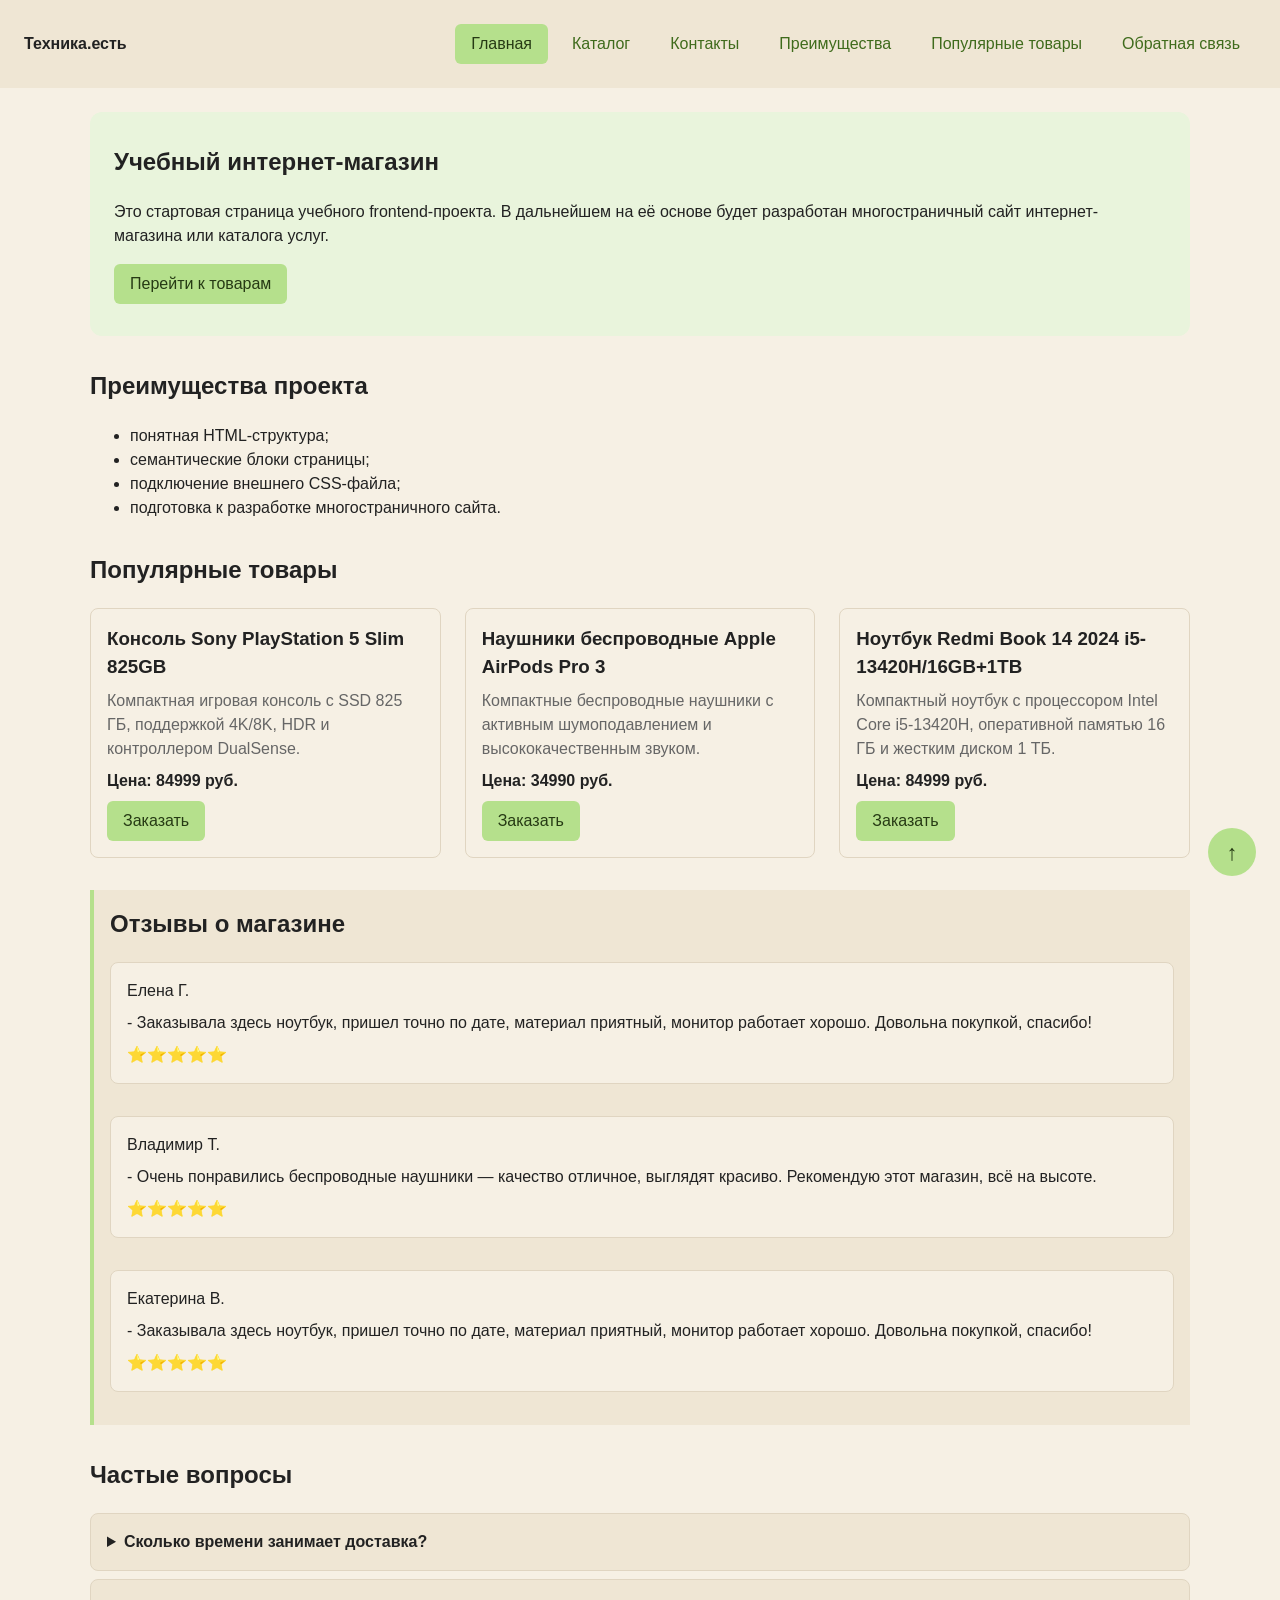
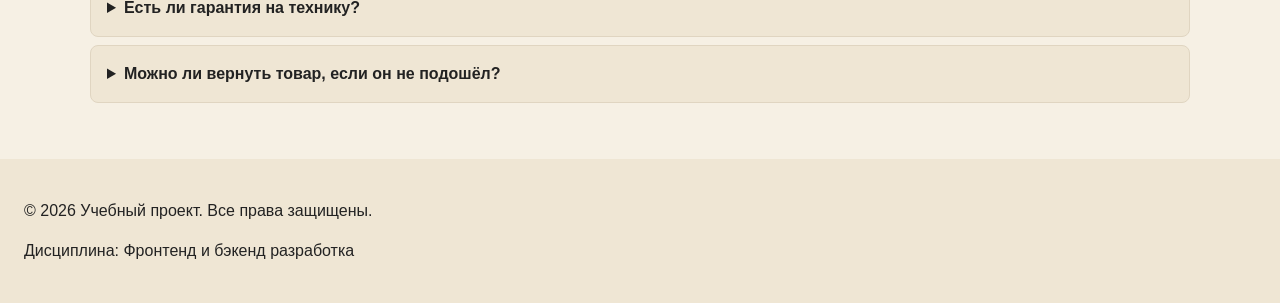
<file: index.html>
<!DOCTYPE html>
<html lang="ru">
<head>
  <meta charset="UTF-8">
  <meta name="viewport" content="width=device-width, initial-scale=1.0">
  <meta property="og:type" content="website">
  <meta property="og:title" content="Учебный интернет-магазин">
  <meta property="og:description" content="Учебный frontend-проект интернет-магазина.">
  <meta property="og:image" content="https://username.github.io/kr1-html-css-shop/images/preview.jpg">
  <title>Учебный интернет-магазин</title>
  <link rel="stylesheet" href="css/style.css">
  <script src="js/main.js" defer></script>
</head>

<body>
  <header class="site-header">
    <div class="site-header__inner">
      <a class="site-header__logo" href="index.html">Техника.есть</a>

      <nav class="site-nav" aria-label="Основная навигация">
        <ul class="site-nav__list">
          <li class="site-nav__item"><a class="site-nav__link site-nav__link--active" href="index.html" aria-current="page">Главная</a></li>
          <li class="site-nav__item"><a class="site-nav__link" href="catalog.html">Каталог</a></li>
          <li class="site-nav__item"><a class="site-nav__link" href="contacts.html">Контакты</a></li>
          <li class="site-nav__item"><a class="site-nav__link" href="index.html#advantages">Преимущества</a></li>
          <li class="site-nav__item"><a class="site-nav__link" href="index.html#popular">Популярные товары</a></li>
          <li class="site-nav__item"><a class="site-nav__link" href="index.html#contacts">Обратная связь</a></li>
        </ul>
      </nav>
    </div>
  </header>

  <main class="page">
    <section class="hero">
      <h1 class="hero__title">Учебный интернет-магазин</h1>
      <p class="hero__text">
        Это стартовая страница учебного frontend-проекта.
        В дальнейшем на её основе будет разработан многостраничный сайт
        интернет-магазина или каталога услуг.
      </p>
      <a class="button button--primary" href="#popular">Перейти к товарам</a>
    </section>

    <section class="section" id="advantages">
      <h2 class="section__title">Преимущества проекта</h2>

      <ul class="advantages-list">
        <li class="advantages-list__item">понятная HTML-структура;</li>
        <li class="advantages-list__item">семантические блоки страницы;</li>
        <li class="advantages-list__item">подключение внешнего CSS-файла;</li>
        <li class="advantages-list__item">подготовка к разработке многостраничного сайта.</li>
      </ul>
    </section>

    <section class="section" id="popular">
      <h2 class="section__title">Популярные товары</h2>

      <div class="products-grid">
        <article class="product-card">
          <h3 class="product-card__title">Консоль Sony PlayStation 5 Slim 825GB</h3>
          <p class="product-card__description">Компактная игровая консоль с SSD 825 ГБ, поддержкой 4K/8K, HDR и контроллером DualSense.</p>
          <p class="product-card__price">Цена: 84999 руб.</p>
          <button class="button button--primary product-card__button" type="button" data-product="Консоль Sony PlayStation 5 Slim 825GB">
            Заказать
          </button>
        </article>

        <article class="product-card">
          <h3 class="product-card__title">Наушники беспроводные Apple AirPods Pro 3</h3>
          <p class="product-card__description">Компактные беспроводные наушники с активным шумоподавлением и высококачественным звуком.</p>
          <p class="product-card__price">Цена: 34990 руб.</p>
          <button class="button button--primary product-card__button" type="button" data-product="Наушники беспроводные Apple AirPods Pro 3">
            Заказать
          </button>
        </article>

        <article class="product-card">
          <h3 class="product-card__title">Ноутбук Redmi Book 14 2024 i5-13420H/16GB+1TB</h3>
          <p class="product-card__description">Компактный ноутбук с процессором Intel Core i5-13420H, оперативной памятью 16 ГБ и жестким диском 1 ТБ.</p>
          <p class="product-card__price">Цена: 84999 руб.</p>
          <button class="button button--primary product-card__button" type="button" data-product="Ноутбук Redmi Book 14 2024 i5-13420H/16GB+1TB">
            Заказать
          </button>
        </article>
      </div>
    </section>

    <aside class="info-box">
      <h2 class="info-box__title">Отзывы о магазине</h2>
      <article class="review-card">
        <p class="review-card__user">
          Елена Г.
        </p>
        <p class="review-card__text">
          - Заказывала здесь ноутбук, пришел точно по дате, материал приятный, монитор работает хорошо. Довольна покупкой, спасибо!
        </p>
        <p class="review-card__text">
          ⭐⭐⭐⭐⭐
        </p>
      </article>

      <article class="review-card">
        <p class="review-card__user">
          Владимир Т.
        </p>
        <p class="review-card__text">
          - Очень понравились беспроводные наушники — качество отличное, выглядят красиво. Рекомендую этот магазин, всё на высоте.
        </p>
        <p class="review-card__text">
          ⭐⭐⭐⭐⭐
        </p>
      </article>

      <article class="review-card">
        <p class="review-card__user">
          Екатерина В.
        </p>
        <p class="review-card__text">
          - Заказывала здесь ноутбук, пришел точно по дате, материал приятный, монитор работает хорошо. Довольна покупкой, спасибо!
        </p>
        <p class="review-card__text">
          ⭐⭐⭐⭐⭐
        </p>
      </article>
    </aside>

    <section class="section faq" id="faq">
      <h2 class="section__title">Частые вопросы</h2>

      <details class="faq__item">
        <summary class="faq__question">Сколько времени занимает доставка?</summary>
        <p class="faq__answer">
          По Москве и Санкт-Петербургу доставляем за 1–2 дня, в другие города России — за 3–7 дней.
          Точную дату менеджер назовёт при подтверждении заказа.
        </p>
      </details>

      <details class="faq__item">
        <summary class="faq__question">Есть ли гарантия на технику?</summary>
        <p class="faq__answer">
          Да, вся техника официальная и продаётся с гарантией производителя от 1 года.
          Гарантийный талон и чек мы кладём в каждую посылку.
        </p>
      </details>

      <details class="faq__item">
        <summary class="faq__question">Можно ли вернуть товар, если он не подошёл?</summary>
        <p class="faq__answer">
          Да, в течение 14 дней после покупки, если товар не был в использовании и сохранена упаковка.
          Напишите нам через форму обратной связи — мы оформим возврат.
        </p>
      </details>
    </section>
  </main>

  <footer class="site-footer" id="contacts">
    <p class="site-footer__text">&copy; 2026 Учебный проект. Все права защищены.</p>
    <p class="site-footer__text">Дисциплина: Фронтенд и бэкенд разработка</p>
  </footer>

  <dialog class="order-dialog" id="order-dialog" aria-labelledby="order-dialog-title">
    <h2 class="order-dialog__title" id="order-dialog-title">Оформление заявки</h2>

    <form class="order-form" id="order-form" action="#" method="post" novalidate>
      <input id="selected-product" name="selected-product" type="hidden">

      <div class="order-form__field">
        <label class="order-form__label" for="order-name">Имя</label>
        <input
          class="order-form__input"
          id="order-name"
          name="name"
          type="text"
          placeholder="Введите ваше имя"
          minlength="2"
          autocomplete="given-name"
          required
        >
      </div>

      <div class="order-form__field">
        <label class="order-form__label" for="order-email">E-mail</label>
        <input
          class="order-form__input"
          id="order-email"
          name="email"
          type="email"
          placeholder="example@mail.ru"
          autocomplete="email"
          required
        >
      </div>

      <div class="order-form__field">
        <label class="order-form__label" for="order-phone">Телефон</label>
        <input
          class="order-form__input"
          id="order-phone"
          name="phone"
          type="tel"
          inputmode="tel"
          placeholder="+7 (900) 000-00-00"
          pattern="^\+7 \(\d{3}\) \d{3}-\d{2}-\d{2}$"
          required
        >
        <small class="order-form__hint">Формат: +7 (900) 000-00-00</small>
      </div>

      <div class="order-form__field">
        <label class="order-form__label" for="order-date">Дата связи</label>
        <input
          class="order-form__input"
          id="order-date"
          name="date"
          type="date"
        >
      </div>

      <div class="order-form__field">
        <label class="order-form__label" for="order-topic">Тема заявки</label>
        <select class="order-form__select" id="order-topic" name="topic" required>
          <option value="">Выберите тему</option>
          <option value="product">Заказ товара</option>
          <option value="consultation">Консультация</option>
          <option value="delivery">Доставка</option>
        </select>
      </div>

      <div class="order-form__field">
        <label class="order-form__label" for="order-comment">Комментарий</label>
        <textarea
          class="order-form__textarea"
          id="order-comment"
          name="comment"
          rows="4"
          placeholder="Укажите дополнительную информацию"
        ></textarea>
      </div>

      <div class="order-form__field order-form__field--checkbox">
        <label class="order-form__checkbox-label">
          <input
            class="order-form__checkbox"
            id="order-agreement"
            name="agreement"
            type="checkbox"
            required
          >
          Я согласен на обработку данных
        </label>
      </div>

      <div class="order-form__actions">
        <button class="button button--secondary" type="button" id="close-order-dialog">Закрыть</button>
        <button class="button button--primary" type="submit">Отправить заявку</button>
      </div>
    </form>
  </dialog>

  <p class="success-message" id="success-message" hidden>
    Форма успешно отправлена!
  </p>

  <a class="scroll-top" href="#top" aria-label="Наверх">↑</a>
</body>
</html>
</file>
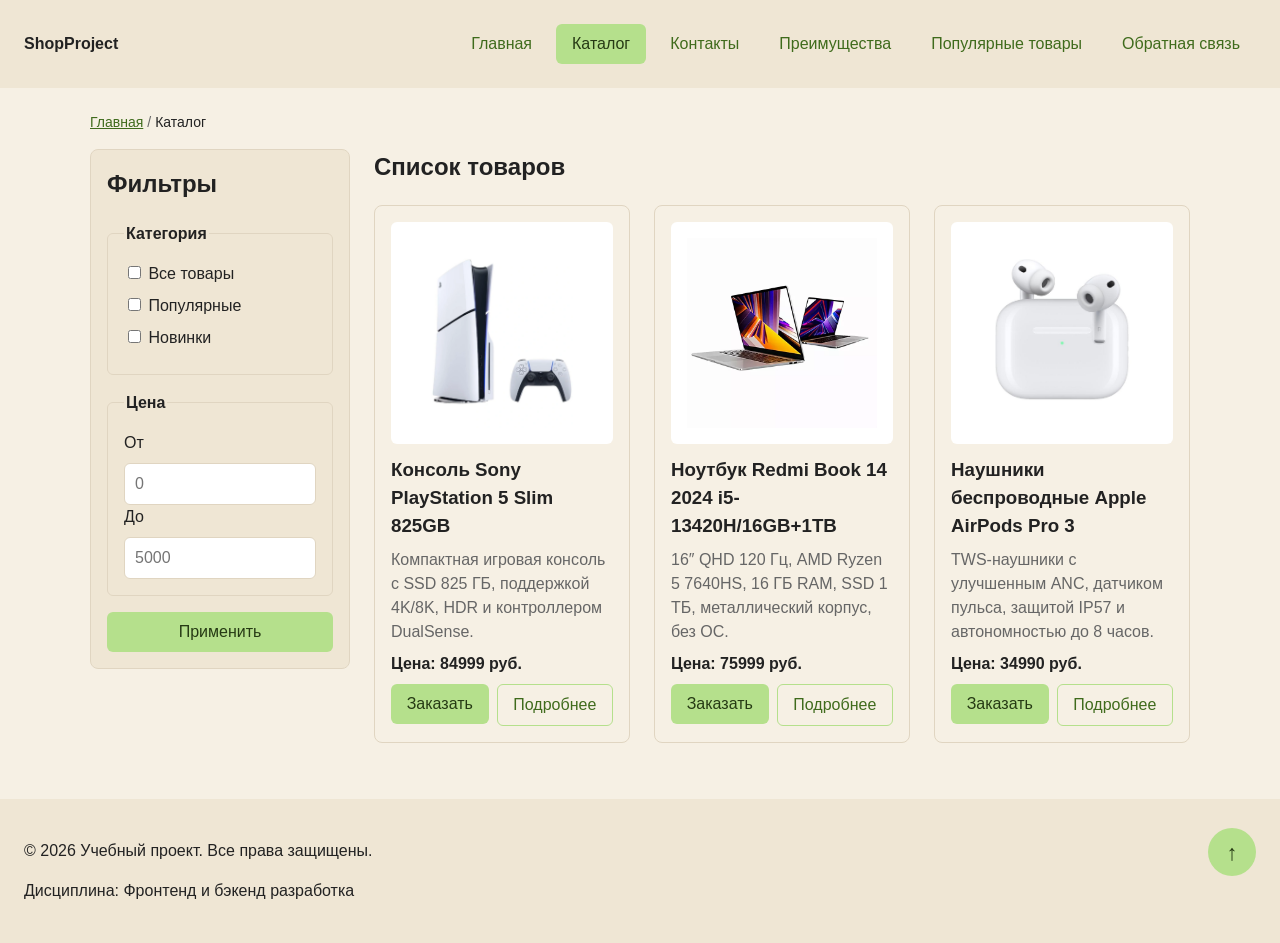
<file: catalog.html>
<!DOCTYPE html>
<html lang="ru">
<head>
  <meta charset="UTF-8">
  <meta name="viewport" content="width=device-width, initial-scale=1.0">
  <meta name="description" content="Каталог товаров учебного интернет-магазина.">
  <meta property="og:type" content="website">
  <meta property="og:title" content="Учебный интернет-магазин">
  <meta property="og:description" content="Учебный frontend-проект интернет-магазина.">
  <meta property="og:image" content="https://username.github.io/kr1-html-css-shop/images/preview.jpg">
  <title>Каталог товаров — Учебный интернет-магазин</title>
  <link rel="stylesheet" href="css/style.css">
  <script src="js/main.js" defer></script>
</head>
<body>
  <header class="site-header">
    <div class="site-header__inner">
      <a class="site-header__logo" href="index.html">ShopProject</a>

      <nav class="site-nav" aria-label="Основная навигация">
        <ul class="site-nav__list">
          <li class="site-nav__item"><a class="site-nav__link" href="index.html">Главная</a></li>
          <li class="site-nav__item"><a class="site-nav__link site-nav__link--active" href="catalog.html" aria-current="page">Каталог</a></li>
          <li class="site-nav__item"><a class="site-nav__link" href="contacts.html">Контакты</a></li>
          <li class="site-nav__item"><a class="site-nav__link" href="index.html#advantages">Преимущества</a></li>
          <li class="site-nav__item"><a class="site-nav__link" href="index.html#popular">Популярные товары</a></li>
          <li class="site-nav__item"><a class="site-nav__link" href="index.html#contacts">Обратная связь</a></li>
        </ul>
      </nav>
    </div>
  </header>

  <main class="page">
    <nav class="breadcrumbs" aria-label="Хлебные крошки">
      <ol class="breadcrumbs__list">
        <li class="breadcrumbs__item"><a class="breadcrumbs__link" href="index.html">Главная</a></li>
        <li class="breadcrumbs__item"><span class="breadcrumbs__current" aria-current="page">Каталог</span></li>
      </ol>
    </nav>

    <section class="catalog-layout">
      <aside class="catalog-filters">
        <h2 class="catalog-filters__title">Фильтры</h2>

        <form class="catalog-filters__form" action="#" method="get">
          <fieldset class="catalog-filters__group">
            <legend class="catalog-filters__legend">Категория</legend>

            <label class="catalog-filters__label">
              <input class="catalog-filters__checkbox" type="checkbox" name="category" value="all">
              Все товары
            </label>

            <label class="catalog-filters__label">
              <input class="catalog-filters__checkbox" type="checkbox" name="category" value="popular">
              Популярные
            </label>

            <label class="catalog-filters__label">
              <input class="catalog-filters__checkbox" type="checkbox" name="category" value="new">
              Новинки
            </label>
          </fieldset>

          <fieldset class="catalog-filters__group">
            <legend class="catalog-filters__legend">Цена</legend>

            <label class="catalog-filters__label" for="price-from">От</label>
            <input class="catalog-filters__input" id="price-from" name="price-from" type="number" min="0" placeholder="0">

            <label class="catalog-filters__label" for="price-to">До</label>
            <input class="catalog-filters__input" id="price-to" name="price-to" type="number" min="0" placeholder="5000">
          </fieldset>

          <button class="button button--primary" type="submit">Применить</button>
        </form>
      </aside>

      <section class="catalog-layout__products">
        <h2 class="catalog-layout__title">Список товаров</h2>

        <div class="products-grid">
          <article class="product-card">
            <img class="product-card__image" src="images/product-1.webp" alt="Консоль Sony PlayStation 5 Slim 825GB" width="600" height="800" loading="lazy">
            <h3 class="product-card__title">Консоль Sony PlayStation 5 Slim 825GB</h3>
            <p class="product-card__description">Компактная игровая консоль с SSD 825 ГБ, поддержкой 4K/8K, HDR и контроллером DualSense.</p>
            <p class="product-card__price">Цена: 84999 руб.</p>

            <div class="product-card__actions">
              <button class="button button--primary product-card__button" type="button" data-product="Консоль Sony PlayStation 5 Slim 825GB">Заказать</button>
              <a class="button button--secondary" href="product.html?id=ps5">Подробнее</a>
            </div>
          </article>

          <article class="product-card">
            <img class="product-card__image" src="images/product-2.webp" alt="Ноутбук Redmi Book 14 2024 i5-13420H/16GB+1TB" width="620" height="620" loading="lazy">
            <h3 class="product-card__title">Ноутбук Redmi Book 14 2024 i5-13420H/16GB+1TB</h3>
            <p class="product-card__description">16″ QHD 120 Гц, AMD Ryzen 5 7640HS, 16 ГБ RAM, SSD 1 ТБ, металлический корпус, без ОС.</p>
            <p class="product-card__price">Цена: 75999 руб.</p>

            <div class="product-card__actions">
              <button class="button button--primary product-card__button" type="button" data-product="Ноутбук Redmi Book 14 2024 i5-13420H/16GB+1TB">Заказать</button>
              <a class="button button--secondary" href="product.html?id=laptop">Подробнее</a>
            </div>
          </article>

          <article class="product-card">
            <img class="product-card__image" src="images/product-3.jpg" alt="Наушники беспроводные Apple AirPods Pro 3" width="870" height="870" loading="lazy">
            <h3 class="product-card__title">Наушники беспроводные Apple AirPods Pro 3</h3>
            <p class="product-card__description">TWS-наушники с улучшенным ANC, датчиком пульса, защитой IP57 и автономностью до 8 часов.</p>
            <p class="product-card__price">Цена: 34990 руб.</p>

            <div class="product-card__actions">
              <button class="button button--primary product-card__button" type="button" data-product="Наушники беспроводные Apple AirPods Pro 3">Заказать</button>
              <a class="button button--secondary" href="product.html?id=airpods">Подробнее</a>
            </div>
          </article>

        </div>
      </section>
    </section>
  </main>

  <footer class="site-footer">
    <p class="site-footer__text">&copy; 2026 Учебный проект. Все права защищены.</p>
    <p class="site-footer__text">Дисциплина: Фронтенд и бэкенд разработка</p>
  </footer>

  <dialog class="order-dialog" id="order-dialog" aria-labelledby="order-dialog-title">
    <h2 class="order-dialog__title" id="order-dialog-title">Оформление заявки</h2>

    <form class="order-form" id="order-form" action="#" method="post" novalidate>
      <input id="selected-product" name="selected-product" type="hidden">

      <div class="order-form__field">
        <label class="order-form__label" for="order-name">Имя</label>
        <input
          class="order-form__input"
          id="order-name"
          name="name"
          type="text"
          placeholder="Введите ваше имя"
          minlength="2"
          autocomplete="given-name"
          required
        >
      </div>

      <div class="order-form__field">
        <label class="order-form__label" for="order-email">E-mail</label>
        <input
          class="order-form__input"
          id="order-email"
          name="email"
          type="email"
          placeholder="example@mail.ru"
          autocomplete="email"
          required
        >
      </div>

      <div class="order-form__field">
        <label class="order-form__label" for="order-phone">Телефон</label>
        <input
          class="order-form__input"
          id="order-phone"
          name="phone"
          type="tel"
          inputmode="tel"
          placeholder="+7 (900) 000-00-00"
          pattern="^\+7 \(\d{3}\) \d{3}-\d{2}-\d{2}$"
          required
        >
        <small class="order-form__hint">Формат: +7 (900) 000-00-00</small>
      </div>

      <div class="order-form__field">
        <label class="order-form__label" for="order-date">Дата связи</label>
        <input
          class="order-form__input"
          id="order-date"
          name="date"
          type="date"
        >
      </div>

      <div class="order-form__field">
        <label class="order-form__label" for="order-topic">Тема заявки</label>
        <select class="order-form__select" id="order-topic" name="topic" required>
          <option value="">Выберите тему</option>
          <option value="product">Заказ товара</option>
          <option value="consultation">Консультация</option>
          <option value="delivery">Доставка</option>
        </select>
      </div>

      <div class="order-form__field">
        <label class="order-form__label" for="order-comment">Комментарий</label>
        <textarea
          class="order-form__textarea"
          id="order-comment"
          name="comment"
          rows="4"
          placeholder="Укажите дополнительную информацию"
        ></textarea>
      </div>

      <div class="order-form__field order-form__field--checkbox">
        <label class="order-form__checkbox-label">
          <input
            class="order-form__checkbox"
            id="order-agreement"
            name="agreement"
            type="checkbox"
            required
          >
          Я согласен на обработку данных
        </label>
      </div>

      <div class="order-form__actions">
        <button class="button button--secondary" type="button" id="close-order-dialog">Закрыть</button>
        <button class="button button--primary" type="submit">Отправить заявку</button>
      </div>
    </form>
  </dialog>

  <p class="success-message" id="success-message" hidden>
    Форма успешно отправлена!
  </p>

  <a class="scroll-top" href="#top" aria-label="Наверх">↑</a>
</body>
</html>
</file>
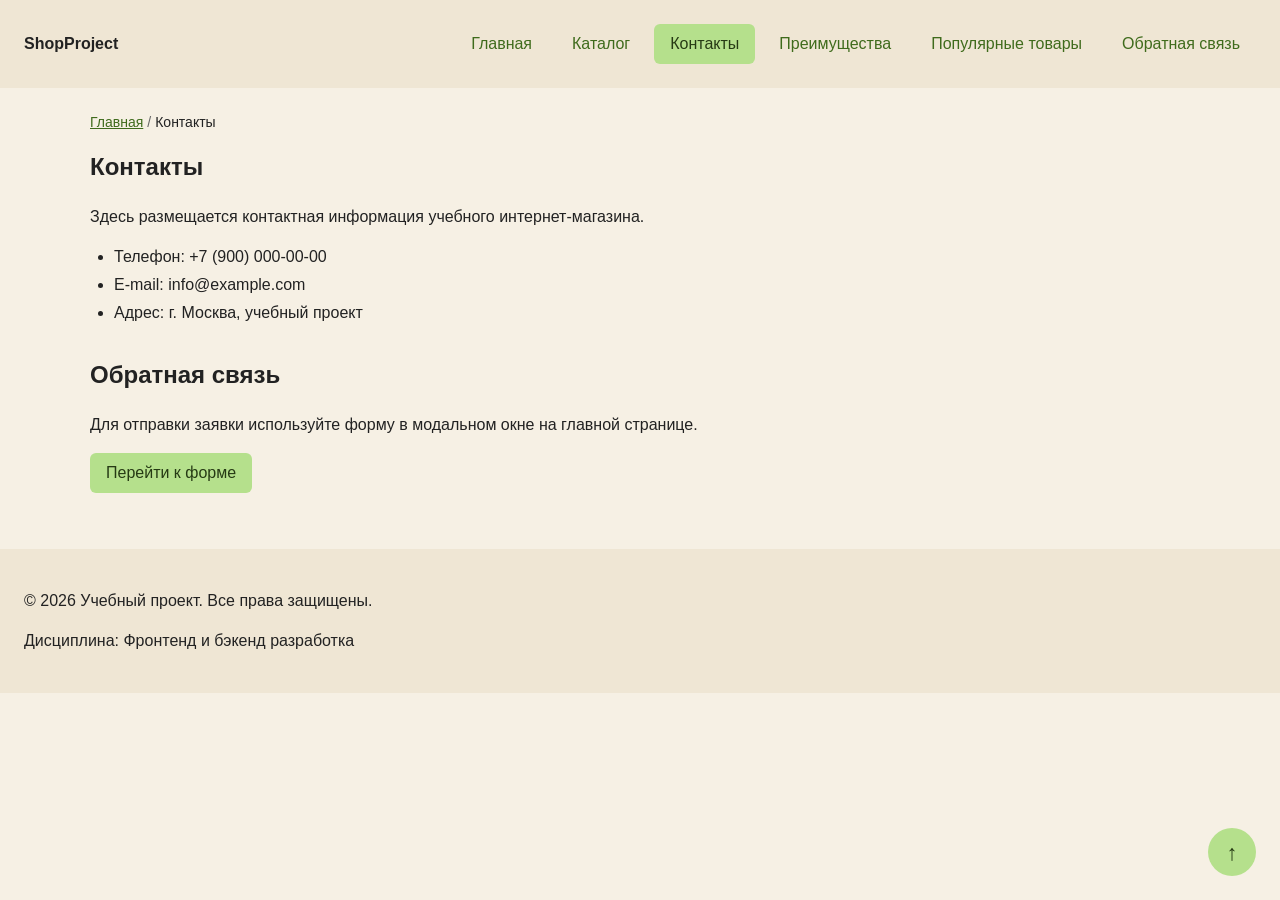
<file: contacts.html>
<!DOCTYPE html>
<html lang="ru">
<head>
  <meta charset="UTF-8">
  <meta name="viewport" content="width=device-width, initial-scale=1.0">
  <meta name="description" content="Контактная информация учебного интернет-магазина.">
  <meta property="og:type" content="website">
  <meta property="og:title" content="Учебный интернет-магазин">
  <meta property="og:description" content="Учебный frontend-проект интернет-магазина.">
  <meta property="og:image" content="https://username.github.io/kr1-html-css-shop/images/preview.jpg">
  <title>Контакты — Учебный интернет-магазин</title>
  <link rel="stylesheet" href="css/style.css">
</head>
<body>
  <header class="site-header">
    <div class="site-header__inner">
      <a class="site-header__logo" href="index.html">ShopProject</a>

      <nav class="site-nav" aria-label="Основная навигация">
        <ul class="site-nav__list">
          <li class="site-nav__item"><a class="site-nav__link" href="index.html">Главная</a></li>
          <li class="site-nav__item"><a class="site-nav__link" href="catalog.html">Каталог</a></li>
          <li class="site-nav__item"><a class="site-nav__link site-nav__link--active" href="contacts.html" aria-current="page">Контакты</a></li>
          <li class="site-nav__item"><a class="site-nav__link" href="index.html#advantages">Преимущества</a></li>
          <li class="site-nav__item"><a class="site-nav__link" href="index.html#popular">Популярные товары</a></li>
          <li class="site-nav__item"><a class="site-nav__link" href="index.html#contacts">Обратная связь</a></li>
        </ul>
      </nav>
    </div>
  </header>

  <main class="page">
    <nav class="breadcrumbs" aria-label="Хлебные крошки">
      <ol class="breadcrumbs__list">
        <li class="breadcrumbs__item"><a class="breadcrumbs__link" href="index.html">Главная</a></li>
        <li class="breadcrumbs__item"><span class="breadcrumbs__current" aria-current="page">Контакты</span></li>
      </ol>
    </nav>

    <section class="section">
      <h1 class="section__title">Контакты</h1>
      <p class="section__text">
        Здесь размещается контактная информация учебного интернет-магазина.
      </p>

      <ul class="contacts-list">
        <li class="contacts-list__item">Телефон: +7 (900) 000-00-00</li>
        <li class="contacts-list__item">E-mail: info@example.com</li>
        <li class="contacts-list__item">Адрес: г. Москва, учебный проект</li>
      </ul>
    </section>

    <section class="section" id="feedback">
      <h2 class="section__title">Обратная связь</h2>
      <p class="section__text">
        Для отправки заявки используйте форму в модальном окне на главной странице.
      </p>
      <a class="button button--primary" href="index.html#contacts">Перейти к форме</a>
    </section>
  </main>

  <footer class="site-footer">
    <p class="site-footer__text">&copy; 2026 Учебный проект. Все права защищены.</p>
    <p class="site-footer__text">Дисциплина: Фронтенд и бэкенд разработка</p>
  </footer>

  <a class="scroll-top" href="#top" aria-label="Наверх">↑</a>
</body>
</html>
</file>
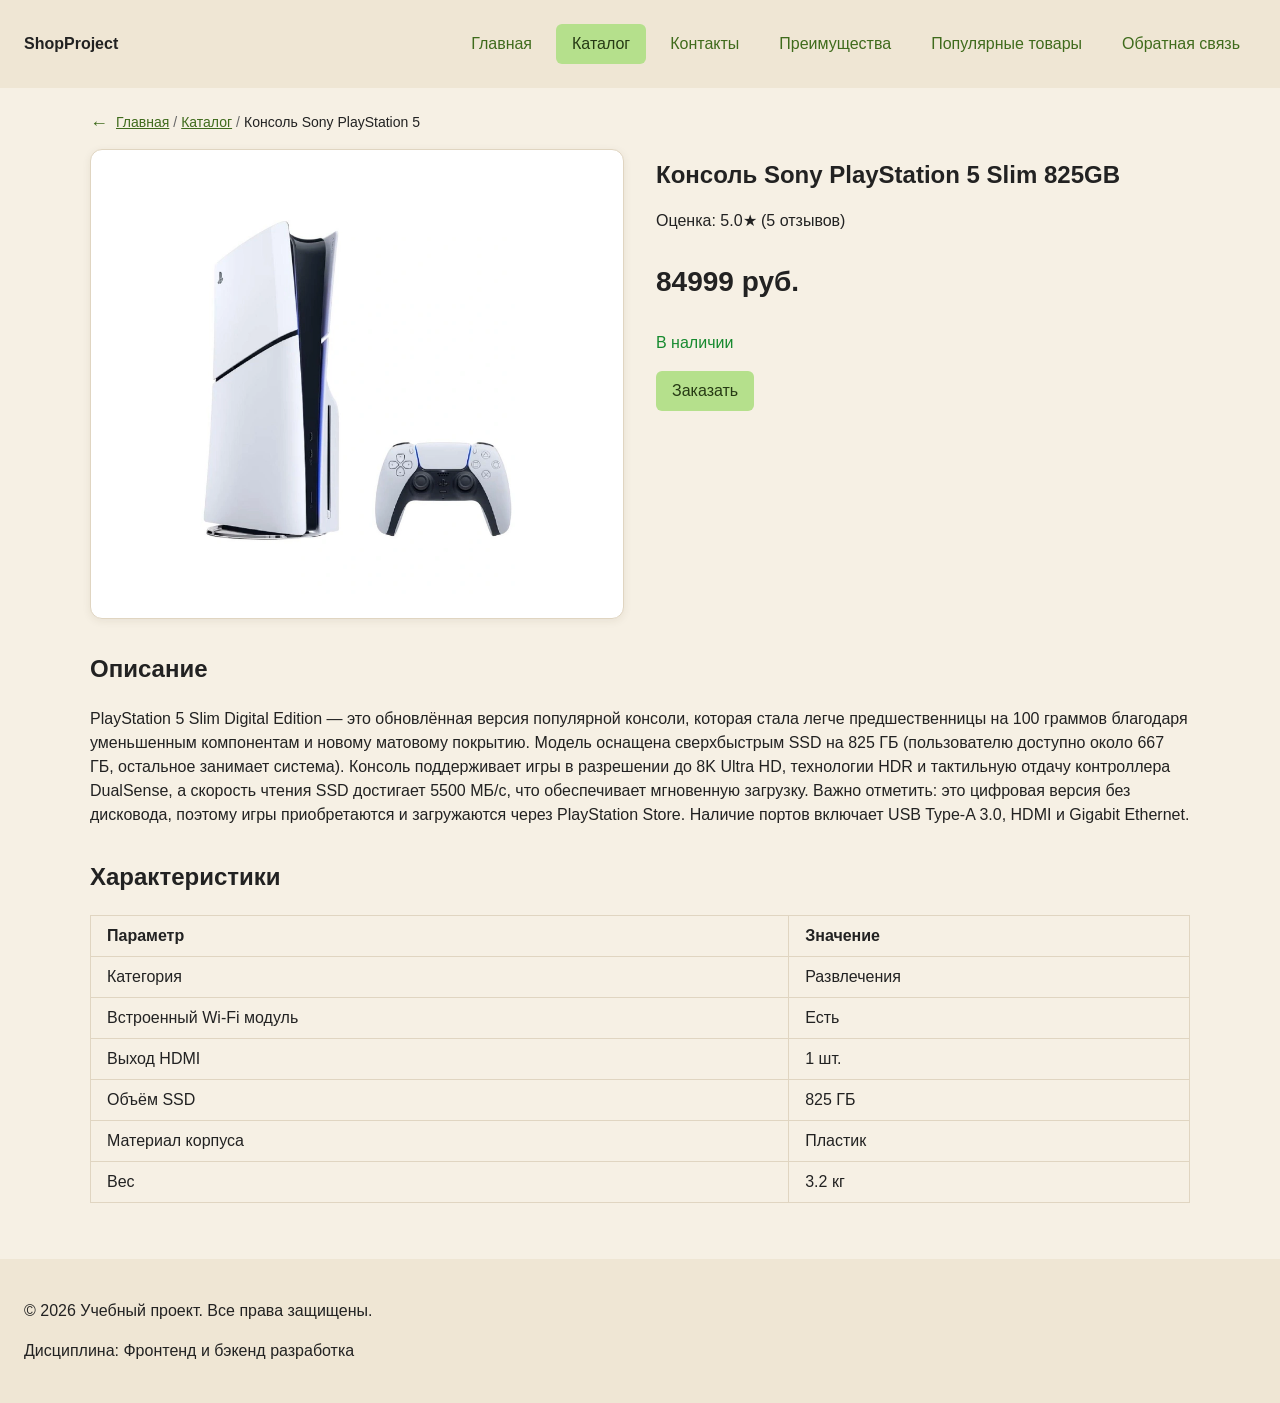
<file: product.html>
<!DOCTYPE html>
<html lang="ru">
<head>
  <meta charset="UTF-8">
  <meta name="viewport" content="width=device-width, initial-scale=1.0">
  <meta name="description" content="Каталог товаров учебного интернет-магазина.">
  <meta property="og:type" content="website">
  <meta property="og:title" content="Учебный интернет-магазин">
  <meta property="og:description" content="Учебный frontend-проект интернет-магазина.">
  <meta property="og:image" content="https://username.github.io/kr1-html-css-shop/images/preview.jpg">
  <title>Каталог товаров — Учебный интернет-магазин</title>
  <link rel="stylesheet" href="css/style.css">
  <script src="js/main.js" defer></script>
  <script src="js/product.js" defer></script>
</head>

<body>
    <header class="site-header">
        <div class="site-header__inner">
        <a class="site-header__logo" href="index.html">ShopProject</a>

        <nav class="site-nav" aria-label="Основная навигация">
            <ul class="site-nav__list">
            <li class="site-nav__item"><a class="site-nav__link" href="index.html">Главная</a></li>
            <li class="site-nav__item"><a class="site-nav__link site-nav__link--active" href="catalog.html" aria-current="page">Каталог</a></li>
            <li class="site-nav__item"><a class="site-nav__link" href="contacts.html">Контакты</a></li>
            <li class="site-nav__item"><a class="site-nav__link" href="index.html#advantages">Преимущества</a></li>
            <li class="site-nav__item"><a class="site-nav__link" href="index.html#popular">Популярные товары</a></li>
            <li class="site-nav__item"><a class="site-nav__link" href="index.html#contacts">Обратная связь</a></li>
            </ul>
        </nav>
        </div>
    </header>
  
    <main class="page">
        <nav class="breadcrumbs" aria-label="Хлебные крошки">
            <a class="breadcrumbs__back" href="catalog.html" aria-label="Вернуться в каталог" title="Вернуться в каталог">&larr;</a>
            <ol class="breadcrumbs__list">
                <li class="breadcrumbs__item"><a class="breadcrumbs__link" href="index.html">Главная</a></li>
                <li class="breadcrumbs__item"><a class="breadcrumbs__link" href="catalog.html">Каталог</a></li>
                <li class="breadcrumbs__item"><span class="breadcrumbs__current" aria-current="page">Консоль Sony PlayStation 5</span></li>
            </ol>
        </nav>

        <article class="product-details">
            <div class="product-details__gallery">
            <img class="product-details__image" src="images/product-1.webp"
                alt="Консоль Sony PlayStation 5 Slim 825GB" width="600" height="800">
            </div>

            <div class="product-details__info">
            <h1 class="product-details__title">Консоль Sony PlayStation 5 Slim 825GB</h1>
            <p class="product-details__rating">Оценка: 5.0★ (5 отзывов)</p>

            <p class="product-details__price">84999 руб.</p>

            <p class="product-details__stock product-details__stock--available">В наличии</p>

            <div class="product-details__actions">
                <button class="button button--primary product-card__button" type="button" data-product="Консоль Sony PlayStation 5 Slim 825GB">Заказать</button>
            </div>
            </div>
        </article>

        <section class="section">
            <h2 class="section__title">Описание</h2>
            <p class="section__text" id="product-description">PlayStation 5 Slim Digital Edition — это обновлённая версия популярной консоли, которая стала легче предшественницы на 100 граммов благодаря уменьшенным компонентам и новому матовому покрытию. Модель оснащена сверхбыстрым SSD на 825 ГБ (пользователю доступно около 667 ГБ, остальное занимает система). Консоль поддерживает игры в разрешении до 8K Ultra HD, технологии HDR и тактильную отдачу контроллера DualSense, а скорость чтения SSD достигает 5500 МБ/с, что обеспечивает мгновенную загрузку. Важно отметить: это цифровая версия без дисковода, поэтому игры приобретаются и загружаются через PlayStation Store. Наличие портов включает USB Type-A 3.0, HDMI и Gigabit Ethernet.</p>
        </section>

        <section class="section">
            <h2 class="section__title">Характеристики</h2>
            <table class="product-table">
            <thead>
                <tr>
                <th class="product-table__head" scope="col">Параметр</th>
                <th class="product-table__head" scope="col">Значение</th>
                </tr>
            </thead>
            <tbody id="product-specs">
                <tr class="product-table__row">
                <td class="product-table__cell">Категория</td>
                <td class="product-table__cell">Развлечения</td>
                </tr>
                <tr class="product-table__row">
                <td class="product-table__cell">Встроенный Wi-Fi модуль</td>
                <td class="product-table__cell">Есть</td>
                </tr>
                <tr class="product-table__row">
                <td class="product-table__cell">Выход HDMI</td>
                <td class="product-table__cell">1 шт.</td>
                </tr>
                <tr class="product-table__row">
                <td class="product-table__cell">Объём SSD</td>
                <td class="product-table__cell">825 ГБ</td>
                </tr>
                <tr class="product-table__row">
                <td class="product-table__cell">Материал корпуса</td>
                <td class="product-table__cell">Пластик</td>
                </tr>
                <tr class="product-table__row">
                <td class="product-table__cell">Вес</td>
                <td class="product-table__cell">3.2 кг</td>
                </tr>
            </tbody>
            </table>
        </section>
    </main>

    <footer class="site-footer">
        <p class="site-footer__text">&copy; 2026 Учебный проект. Все права защищены.</p>
        <p class="site-footer__text">Дисциплина: Фронтенд и бэкенд разработка</p>
    </footer>

    <dialog class="order-dialog" id="order-dialog" aria-labelledby="order-dialog-title">
        <h2 class="order-dialog__title" id="order-dialog-title">Оформление заявки</h2>

        <form class="order-form" id="order-form" action="#" method="post" novalidate>
        <input id="selected-product" name="selected-product" type="hidden">

        <div class="order-form__field">
            <label class="order-form__label" for="order-name">Имя</label>
            <input
            class="order-form__input"
            id="order-name"
            name="name"
            type="text"
            placeholder="Введите ваше имя"
            minlength="2"
            autocomplete="given-name"
            required
            >
        </div>

        <div class="order-form__field">
            <label class="order-form__label" for="order-email">E-mail</label>
            <input
            class="order-form__input"
            id="order-email"
            name="email"
            type="email"
            placeholder="example@mail.ru"
            autocomplete="email"
            required
            >
        </div>

        <div class="order-form__field">
            <label class="order-form__label" for="order-phone">Телефон</label>
            <input
            class="order-form__input"
            id="order-phone"
            name="phone"
            type="tel"
            inputmode="tel"
            placeholder="+7 (900) 000-00-00"
            pattern="^\+7 \(\d{3}\) \d{3}-\d{2}-\d{2}$"
            required
            >
            <small class="order-form__hint">Формат: +7 (900) 000-00-00</small>
        </div>

        <div class="order-form__field">
            <label class="order-form__label" for="order-date">Дата связи</label>
            <input
            class="order-form__input"
            id="order-date"
            name="date"
            type="date"
            >
        </div>

        <div class="order-form__field">
            <label class="order-form__label" for="order-topic">Тема заявки</label>
            <select class="order-form__select" id="order-topic" name="topic" required>
            <option value="">Выберите тему</option>
            <option value="product">Заказ товара</option>
            <option value="consultation">Консультация</option>
            <option value="delivery">Доставка</option>
            </select>
        </div>

        <div class="order-form__field">
            <label class="order-form__label" for="order-comment">Комментарий</label>
            <textarea
            class="order-form__textarea"
            id="order-comment"
            name="comment"
            rows="4"
            placeholder="Укажите дополнительную информацию"
            ></textarea>
        </div>

        <div class="order-form__field order-form__field--checkbox">
            <label class="order-form__checkbox-label">
            <input
                class="order-form__checkbox"
                id="order-agreement"
                name="agreement"
                type="checkbox"
                required
            >
            Я согласен на обработку данных
            </label>
        </div>

        <div class="order-form__actions">
            <button class="button button--secondary" type="button" id="close-order-dialog">Закрыть</button>
            <button class="button button--primary" type="submit">Отправить заявку</button>
        </div>
        </form>
    </dialog>
</body>
</html>
</file>
<file: css/style.css>
/* ===============================
   1. Переменные проекта
   =============================== */

:root {
  /* Основные цвета проекта */
  --color-bg: #f6f0e4;
  --color-text: #222222;
  --color-muted: #666666;
  --color-primary: #b5e08c;
  --color-primary-dark: #98cc68;
  --color-primary-text: #3f6b1c;
  --color-on-primary: #263a14;
  --color-border: #e0d5c1;
  --color-surface: #efe6d4;
  --color-surface-accent: #e9f4dc;
  --color-danger: #b00020;
  --color-success: #168a2f;
  --color-success-bg: #eefaf0;
  --color-white: #ffffff;

  /* Отступы */
  --space-xs: 4px;
  --space-sm: 8px;
  --space-md: 16px;
  --space-lg: 24px;
  --space-xl: 32px;

  /* Скругления */
  --radius-sm: 6px;
  --radius-md: 8px;
  --radius-lg: 12px;

  /* Размеры */
  --container-width: 1100px;
  --header-height: 88px;
}

/* ===============================
   2. Базовые стили
   =============================== */

* {
  box-sizing: border-box;
}

html {
  scroll-behavior: smooth;
}

body {
  margin: 0;
  font-family: Arial, sans-serif;
  line-height: 1.5;
  color: var(--color-text);
  background-color: var(--color-bg);
}

a {
  color: var(--color-primary-text);
}

a:hover {
  color: var(--color-on-primary);
}

a:focus-visible {
  outline: 2px solid var(--color-primary);
  outline-offset: 3px;
}

:target {
  outline: 2px dashed var(--color-primary);
  outline-offset: 4px;
}

/* ===============================
   3. Макет страницы
   =============================== */

/* Основное содержимое страницы */
.page {
  padding: var(--space-lg);
}

/* Универсальный раздел страницы */
.section {
  max-width: var(--container-width);
  margin: 0 auto var(--space-xl);
}

.section__title {
  margin-top: 0;
}

/* ===============================
   4. Шапка и навигация
   =============================== */

.site-header {
  position: sticky;
  top: 0;
  z-index: 100; /* шапка всегда поверх содержимого страницы */
  padding: var(--space-lg);
  background-color: var(--color-surface);
}

/*
  Ограничиваем ширину содержимого шапки,
  чтобы оно не растягивалось слишком сильно на широких экранах.
*/
.site-header__inner {
  display: flex;
  flex-wrap: wrap; /* на узких экранах меню переносится под название */
  justify-content: space-between;
  align-items: center;
  gap: var(--space-md);
  width: 100%;
  margin: 0 auto;
}

.site-header__logo {
  font-weight: 700;
  color: var(--color-text);
  text-decoration: none;
}

.site-nav__list {
  display: flex;
  flex-wrap: wrap;
  justify-content: center;
  align-items: center;
  gap: var(--space-sm);
  padding: 0;
  margin: 0;
  list-style: none;
}

.site-nav__link {
  display: inline-block;
  padding: var(--space-sm) var(--space-md);
  color: var(--color-primary-text);
  text-decoration: none;
  border-radius: var(--radius-sm);
}

.site-nav__link:hover {
  color: var(--color-on-primary);
  background-color: var(--color-primary);
}

.site-nav__link:focus-visible {
  outline: 2px solid var(--color-primary);
  outline-offset: 3px;
}

/* Активный пункт меню — текущая страница */
.site-nav__link--active {
  color: var(--color-on-primary);
  background-color: var(--color-primary);
}

/* ===============================
   5. Хлебные крошки
   =============================== */

.breadcrumbs {
  display: flex;
  align-items: center;
  gap: var(--space-sm);
  max-width: var(--container-width);
  margin: 0 auto var(--space-md);
  font-size: 14px;
  color: var(--color-muted);
}

/* Кнопка-стрелка «назад» слева от крошек */
.breadcrumbs__back {
  color: var(--color-primary-text);
  font-size: 18px;
  line-height: 1;
  text-decoration: none;
}

.breadcrumbs__back:focus-visible {
  outline: 2px solid var(--color-primary);
  outline-offset: 3px;
}

.breadcrumbs__list {
  display: flex;
  flex-wrap: wrap;
  align-items: center;
  margin: 0;
  padding: 0;
  list-style: none;
}

/* Разделитель ставится перед каждым пунктом, кроме первого */
.breadcrumbs__item + .breadcrumbs__item::before {
  content: "/";
  margin: 0 var(--space-xs);
  color: var(--color-muted);
}

.breadcrumbs__link {
  color: var(--color-primary-text);
}

.breadcrumbs__current {
  color: var(--color-text);
}

/* ===============================
   6. Кнопки
   =============================== */

.button {
  display: inline-block;
  padding: var(--space-sm) var(--space-md);
  border: none;
  border-radius: var(--radius-sm);
  font: inherit;
  text-decoration: none;
  cursor: pointer;
}

.button:focus-visible {
  outline: 2px solid var(--color-primary);
  outline-offset: 3px;
}

/* Основная кнопка */
.button--primary {
  color: var(--color-on-primary);
  background-color: var(--color-primary);
}

.button--primary:hover {
  color: var(--color-on-primary);
  background-color: var(--color-primary-dark);
}

/* Второстепенная кнопка */
.button--secondary {
  color: var(--color-primary-text);
  background-color: transparent;
  border: 1px solid var(--color-primary);
}

.button--secondary:hover {
  color: var(--color-on-primary);
  background-color: var(--color-primary);
}

/* Отключённая кнопка */
.button:disabled,
.button--disabled {
  opacity: 0.6;
  cursor: not-allowed;
}

.scroll-top {
  position: fixed;
  right: var(--space-lg);
  bottom: var(--space-lg);
  z-index: 200;
  display: flex;
  justify-content: center;
  align-items: center;
  width: 48px;
  height: 48px;
  color: var(--color-on-primary);
  background-color: var(--color-primary);
  border-radius: 50%;
  box-shadow: var(--shadow-md);
  font-size: 22px;
  text-decoration: none;
  transition: background-color var(--transition), transform var(--transition);
}

.scroll-top:hover {
  color: var(--color-on-primary);
  background-color: var(--color-primary-dark);
  transform: translateY(-3px);
}

.scroll-top:focus-visible {
  outline: 2px solid var(--color-primary);
  outline-offset: 3px;
}

/* ===============================
   7. Главная страница
   =============================== */

.hero {
  max-width: var(--container-width);
  margin: 0 auto var(--space-xl);
  padding: var(--space-xl) var(--space-lg);
  background-color: var(--color-surface-accent);
  border-radius: var(--radius-lg);
}

.hero__title {
  margin-top: 0;
}

.info-box {
  max-width: var(--container-width);
  margin: 0 auto var(--space-xl);
  padding: var(--space-md);
  padding-bottom: 1px;
  border-left: 4px solid var(--color-primary);
  background-color: var(--color-surface);
}

.info-box__title {
  margin-top: 0;
}

.review-card {
  display: flex;
  flex-direction: column;
  gap: var(--space-sm);
  padding: var(--space-md);
  border: 1px solid var(--color-border);
  border-radius: var(--radius-md);
  background-color: var(--color-bg);
  margin: 0 auto var(--space-xl);
}

.review-card__user {
  margin: 0;
  color: var(--color-text);
}

.review-card__text {
  margin: 0;
  color: var(--color-text);
}

/* Блок частых вопросов: раскрывающиеся пункты на <details> */
.faq__item {
  margin-bottom: var(--space-sm);
  border: 1px solid var(--color-border);
  border-radius: var(--radius-md);
  background-color: var(--color-surface);
}

.faq__question {
  padding: var(--space-md);
  font-weight: 700;
  cursor: pointer;
}

.faq__question:hover {
  color: var(--color-primary-text);
}

.faq__question:focus-visible {
  outline: 2px solid var(--color-primary);
  outline-offset: 2px;
  border-radius: var(--radius-md);
}

.faq__item[open] .faq__question {
  border-bottom: 1px solid var(--color-border);
}

.faq__answer {
  margin: 0;
  padding: var(--space-md);
  color: var(--color-text);
}

/* ===============================
   8. Товары
   =============================== */

/* Сетка товаров отвечает только за расположение карточек */
.products-grid {
  display: grid;
  grid-template-columns: repeat(3, 1fr);
  gap: var(--space-lg);
}

.product-card {
  display: flex;
  flex-direction: column;
  gap: var(--space-sm);
  padding: var(--space-md);
  border: 1px solid var(--color-border);
  border-radius: var(--radius-md);
  background-color: var(--color-bg);
}

.product-card:hover {
  border-color: var(--color-primary);
}

/* Фото товара: белая подложка, чтобы снимки на белом фоне не выглядели «вырезанными» */
.product-card__image {
  display: block;
  width: 100%;
  height: auto;
  aspect-ratio: 1 / 1;
  object-fit: contain; /* фото любых пропорций вписывается целиком */
  padding: var(--space-md);
  margin-bottom: var(--space-xs);
  border-radius: var(--radius-sm);
  background-color: var(--color-white);
}

.product-card__title {
  margin: 0;
  color: var(--color-text);
}

.product-card__description {
  margin: 0;
  color: var(--color-muted);
}

.product-card__price {
  margin: 0;
  font-weight: 700;
}

.product-card--discount .product-card__price {
  color: var(--color-danger);
}

/* Кнопка прижимается к нижней части карточки */
.product-card__button {
  margin-top: auto;
  align-self: flex-start;
}

/* Кнопки «Заказать» и «Подробнее» в карточке каталога */
.product-card__actions {
  display: flex;
  flex-wrap: wrap;
  gap: var(--space-sm);
  margin-top: auto;
}

/* Две кнопки делят строку поровну; в узкой карточке переносятся друг под друга */
.product-card__actions .button {
  flex: 1 1 auto;
  margin-top: 0;
  padding-inline: var(--space-sm);
  text-align: center;
}

/* ===============================
   9. Каталог
   =============================== */

.catalog-layout {
  max-width: var(--container-width);
  margin: 0 auto var(--space-xl);
  display: grid;
  grid-template-columns: 260px 1fr;
  grid-template-areas: "filters products";
  gap: var(--space-lg);
}

.catalog-layout__products {
  grid-area: products;
}

.catalog-layout__title {
  margin-top: 0;
}

.catalog-filters {
  grid-area: filters;
  position: sticky;
  top: calc(var(--header-height) + var(--space-md));
  align-self: start;
  max-height: calc(100vh - var(--header-height) - var(--space-xl));
  overflow-y: auto;
  padding: var(--space-md);
  border: 1px solid var(--color-border);
  border-radius: var(--radius-md);
  background-color: var(--color-surface);
}

.catalog-filters__title {
  margin-top: 0;
}

.catalog-filters__form {
  display: grid;
  gap: var(--space-md);
}

.catalog-filters__group {
  margin: 0;
  padding: var(--space-md);
  border: 1px solid var(--color-border);
  border-radius: var(--radius-sm);
}

.catalog-filters__legend {
  font-weight: 700;
}

.catalog-filters__label {
  display: block;
  margin-bottom: var(--space-sm);
}

.catalog-filters__input {
  width: 100%;
  padding: var(--space-sm) 10px;
  border: 1px solid var(--color-border);
  border-radius: var(--radius-sm);
  font: inherit;
}

/* ===============================
   10. Контакты
   =============================== */

.contacts-list {
  padding-left: var(--space-lg);
}

.contacts-list__item {
  margin-bottom: var(--space-xs);
}

/* ===============================
   11. Модальное окно и форма заявки
   =============================== */

.order-dialog {
  width: min(100% - 32px, 560px);
  padding: var(--space-lg);
  border: none;
  border-radius: var(--radius-lg);
}

.order-dialog::backdrop {
  background-color: rgba(0, 0, 0, 0.5);
}

.order-dialog__title {
  margin-top: 0;
}

.order-form__field {
  margin-bottom: var(--space-md);
}

.order-form__label {
  display: block;
  margin-bottom: var(--space-xs);
}

.order-form__input,
.order-form__select,
.order-form__textarea {
  width: 100%;
  padding: 10px 12px;
  border: 1px solid var(--color-border);
  border-radius: var(--radius-sm);
  font: inherit;
}

.order-form__input:hover,
.order-form__select:hover,
.order-form__textarea:hover {
  border-color: var(--color-primary);
}

.order-form__input:focus-visible,
.order-form__select:focus-visible,
.order-form__textarea:focus-visible,
.order-form__checkbox:focus-visible {
  outline: 2px solid var(--color-primary);
  outline-offset: 3px;
}

/* Поле с ошибкой: атрибут выставляется из JavaScript */
.order-form__input[aria-invalid="true"],
.order-form__select[aria-invalid="true"],
.order-form__textarea[aria-invalid="true"] {
  border-color: var(--color-danger);
}

.order-form__checkbox-label {
  display: flex;
  align-items: center;
  gap: var(--space-sm);
}

.order-form__checkbox {
  width: auto;
  margin: 0;
}

.order-form__checkbox[aria-invalid="true"] {
  outline: 2px solid var(--color-danger);
}

.order-form__hint {
  display: block;
  margin-top: var(--space-xs);
  color: var(--color-muted);
}

.order-form__actions {
  display: flex;
  gap: var(--space-md);
  margin-top: var(--space-lg);
}

.success-message {
  max-width: var(--container-width);
  margin: var(--space-lg) auto;
  padding: var(--space-md);
  border-left: 4px solid var(--color-success);
  background-color: var(--color-success-bg);
}

/* ===============================
   12. Подвал
   =============================== */

.site-footer {
  padding: var(--space-lg);
  background-color: var(--color-surface);
}

/* ===============================
   13. Карточка товара
   =============================== */

.product-details {
  display: grid;
  grid-template-columns: 1fr 1fr;
  gap: var(--space-xl);
  max-width: var(--container-width);
  margin: 0 auto var(--space-xl);
  align-items: start; /* колонки не растягиваются по высоте друг друга */
}

/*
  Белая «витрина» под фото: товарные снимки сняты на белом фоне,
  поэтому рамка делает их частью страницы, а не белым пятном на бежевом.
*/
.product-details__gallery {
  padding: var(--space-lg);
  border: 1px solid var(--color-border);
  border-radius: var(--radius-lg);
  background-color: var(--color-white);
  box-shadow: 0 2px 8px rgba(60, 45, 20, 0.08);
}

.product-details__image {
  display: block;
  width: 100%;
  height: auto;
  max-height: 420px;
  aspect-ratio: 1 / 1;
  object-fit: contain; /* фото любых пропорций вписывается целиком, без обрезки */
}

/* На узких экранах фото и описание идут друг под другом */
@media (max-width: 768px) {
  .product-details {
    grid-template-columns: 1fr;
    gap: var(--space-lg);
  }

  .product-details__gallery {
    padding: var(--space-md);
  }

  .product-details__image {
    max-height: 320px;
  }
}

.product-details__thumbs {
  display: flex;
  gap: var(--space-sm);
  margin: var(--space-sm) 0 0;
  padding: 0;
  list-style: none;
}

.product-details__thumb {
  border: 2px solid transparent;
  border-radius: var(--radius-sm);
  cursor: pointer;
}

.product-details__thumb:hover { border-color: var(--color-primary); }

.product-details__category { margin: 0; color: var(--color-muted); }
.product-details__title { margin: var(--space-sm) 0; }

.product-details__price {
  font-size: 28px;
  font-weight: 700;
}

.product-details__old-price {
  margin-left: var(--space-sm);
  font-size: 18px;
  color: var(--color-muted);
}

.product-details__stock--available { color: var(--color-success); }
.product-details__stock--out { color: var(--color-danger); }

.product-details__actions {
  display: flex;
  gap: var(--space-md);
}

/* Таблица */
.product-table {
  width: 100%;
  border-collapse: collapse;
}

.product-table__caption {
  margin-bottom: var(--space-sm);
  font-weight: 700;
  text-align: left;
}

.product-table__head,
.product-table__cell {
  padding: var(--space-sm) var(--space-md);
  border: 1px solid var(--color-border);
  text-align: left;
}
</file>
